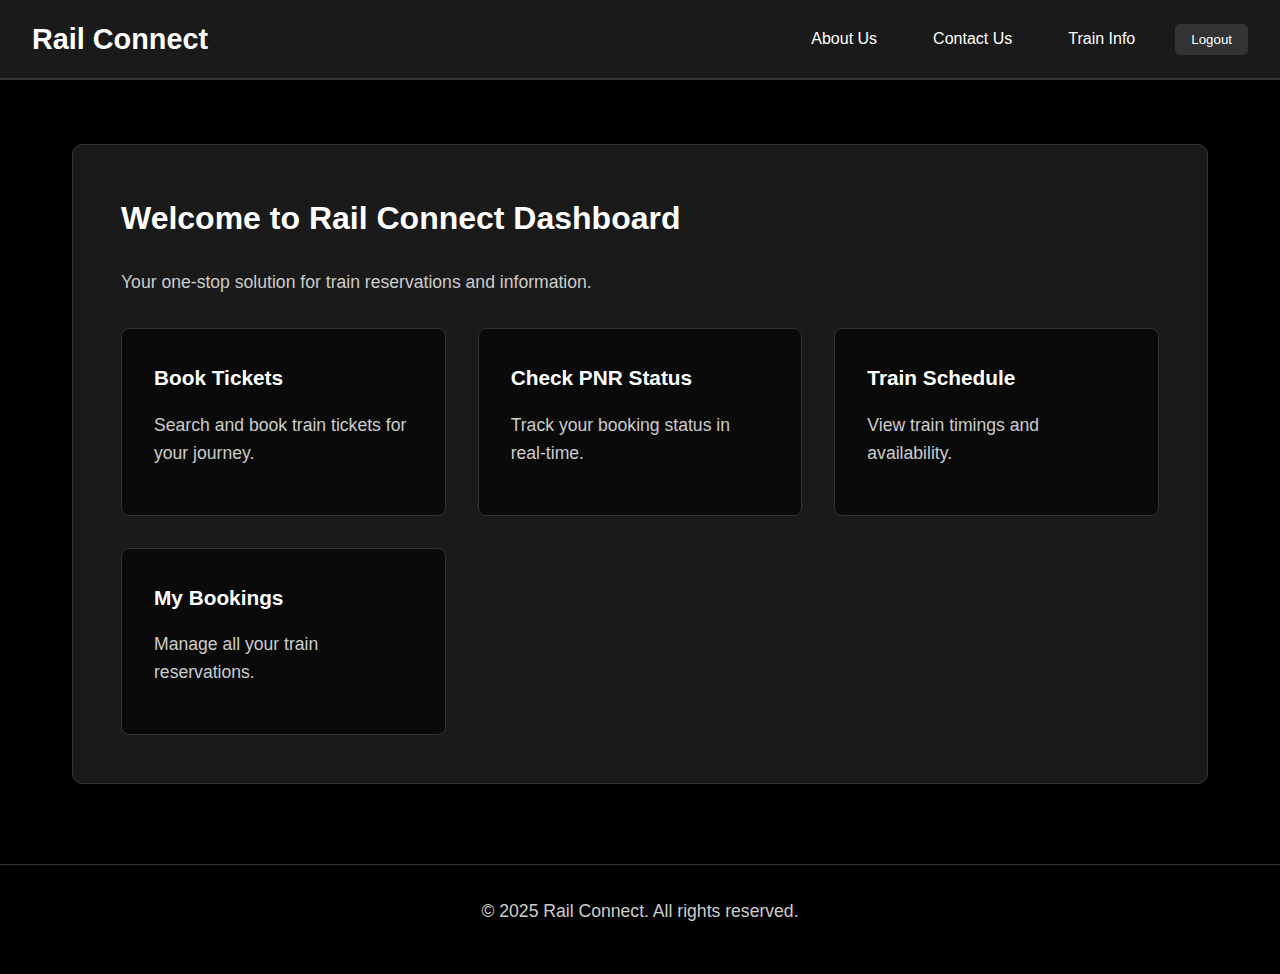
<file: index.html>
<!DOCTYPE html>
<html lang="en">
<head>
    <meta charset="UTF-8">
    <meta name="viewport" content="width=device-width, initial-scale=1.0">
    <title>Rail Connect - Dashboard</title>
    <style>
        * {
            margin: 0;
            padding: 0;
            box-sizing: border-box;
        }

        body {
            background-color: #000000;
            color: #ffffff;
            font-family: 'Segoe UI', Tahoma, Geneva, Verdana, sans-serif;
            line-height: 1.6;
        }

        .navbar {
            background-color: #1a1a1a;
            padding: 1rem 2rem;
            border-bottom: 2px solid #333;
            display: flex;
            justify-content: space-between;
            align-items: center;
        }

        .navbar h1 {
            font-size: 1.8rem;
            color: #fff;
        }

        .nav-links {
            display: flex;
            gap: 1.5rem;
            list-style: none;
            align-items: center;
        }

        .nav-links a {
            color: #fff;
            text-decoration: none;
            padding: 0.5rem 1rem;
            border-radius: 5px;
            transition: background-color 0.3s;
        }

        .nav-links a:hover {
            background-color: #333;
        }

        .logout-btn {
            background-color: #333;
            color: #fff;
            border: none;
            padding: 0.5rem 1rem;
            border-radius: 5px;
            cursor: pointer;
            transition: background-color 0.3s;
        }

        .logout-btn:hover {
            background-color: #555;
        }

        .container {
            max-width: 1200px;
            margin: 2rem auto;
            padding: 2rem;
        }

        .dashboard-content {
            background-color: #1a1a1a;
            padding: 3rem;
            border-radius: 10px;
            border: 1px solid #333;
            min-height: 500px;
        }

        h2 {
            font-size: 2rem;
            margin-bottom: 1.5rem;
            color: #ffffff;
        }

        p {
            font-size: 1.1rem;
            margin-bottom: 1rem;
            color: #cccccc;
        }

        .features {
            display: grid;
            grid-template-columns: repeat(auto-fit, minmax(250px, 1fr));
            gap: 2rem;
            margin-top: 2rem;
        }

        .feature-card {
            background-color: #0a0a0a;
            padding: 2rem;
            border-radius: 8px;
            border: 1px solid #333;
            transition: transform 0.3s;
        }

        .feature-card:hover {
            transform: translateY(-5px);
            border-color: #555;
        }

        .feature-card h3 {
            font-size: 1.3rem;
            margin-bottom: 1rem;
            color: #fff;
        }

        .footer {
            text-align: center;
            padding: 2rem;
            margin-top: 3rem;
            border-top: 1px solid #333;
            color: #888;
        }
    </style>
</head>
<body>
    <nav class="navbar">
        <h1>Rail Connect</h1>
        <ul class="nav-links">
            <li><a href="about.html">About Us</a></li>
            <li><a href="contact.html">Contact Us</a></li>
            <li><a href="traininfo.html">Train Info</a></li>
            <li><button class="logout-btn" onclick="logout()">Logout</button></li>
        </ul>
    </nav>

    <div class="container">
        <div class="dashboard-content">
            <h2>Welcome to Rail Connect Dashboard</h2>
            <p>Your one-stop solution for train reservations and information.</p>

            <div class="features">
                <div class="feature-card">
                    <h3>Book Tickets</h3>
                    <p>Search and book train tickets for your journey.</p>
                </div>
                <div class="feature-card">
                    <h3>Check PNR Status</h3>
                    <p>Track your booking status in real-time.</p>
                </div>
                <div class="feature-card">
                    <h3>Train Schedule</h3>
                    <p>View train timings and availability.</p>
                </div>
                <div class="feature-card">
                    <h3>My Bookings</h3>
                    <p>Manage all your train reservations.</p>
                </div>
            </div>
        </div>
    </div>

    <footer class="footer">
        <p>&copy; 2025 Rail Connect. All rights reserved.</p>
    </footer>

    <script>
        function logout() {
            if (confirm('Are you sure you want to logout?')) {
                window.location.href = 'index.html';
            }
        }
    </script>
</body>
</html>
</file>
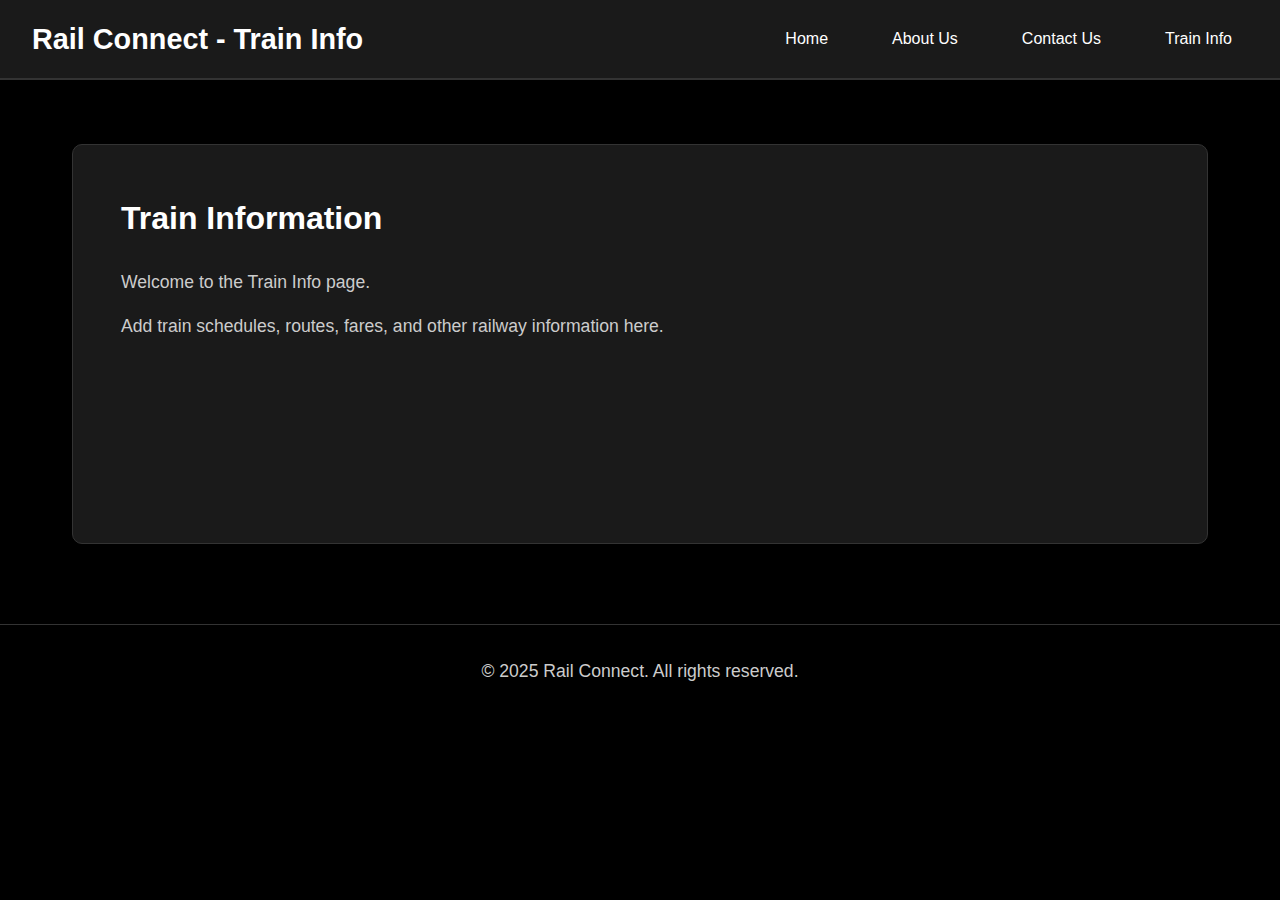
<file: contactus.html>
<!DOCTYPE html>
<html lang="en">
<head>
    <meta charset="UTF-8">
    <meta name="viewport" content="width=device-width, initial-scale=1.0">
    <title>Train Info - Rail Connect</title>
    <style>
        * {
            margin: 0;
            padding: 0;
            box-sizing: border-box;
        }

        body {
            background-color: #000000;
            color: #ffffff;
            font-family: 'Segoe UI', Tahoma, Geneva, Verdana, sans-serif;
            line-height: 1.6;
        }

        .navbar {
            background-color: #1a1a1a;
            padding: 1rem 2rem;
            border-bottom: 2px solid #333;
            display: flex;
            justify-content: space-between;
            align-items: center;
        }

        .navbar h1 {
            font-size: 1.8rem;
            color: #fff;
        }

        .nav-links {
            display: flex;
            gap: 2rem;
            list-style: none;
        }

        .nav-links a {
            color: #fff;
            text-decoration: none;
            padding: 0.5rem 1rem;
            border-radius: 5px;
            transition: background-color 0.3s;
        }

        .nav-links a:hover {
            background-color: #333;
        }

        .container {
            max-width: 1200px;
            margin: 2rem auto;
            padding: 2rem;
        }

        .content-area {
            background-color: #1a1a1a;
            padding: 3rem;
            border-radius: 10px;
            border: 1px solid #333;
            min-height: 400px;
        }

        h2 {
            font-size: 2rem;
            margin-bottom: 1.5rem;
            color: #ffffff;
        }

        p {
            font-size: 1.1rem;
            margin-bottom: 1rem;
            color: #cccccc;
        }

        .footer {
            text-align: center;
            padding: 2rem;
            margin-top: 3rem;
            border-top: 1px solid #333;
            color: #888;
        }
    </style>
</head>
<body>
    <nav class="navbar">
        <h1>Rail Connect - Train Info</h1>
        <ul class="nav-links">
            <li><a href="https://rail-connect-nine.vercel.app/">Home</a></li>
            <li><a href="about.html">About Us</a></li>
            <li><a href="contact.html">Contact Us</a></li>
            <li><a href="traininfo.html">Train Info</a></li>
        </ul>
    </nav>

    <div class="container">
        <div class="content-area">
            <h2>Train Information</h2>
            <p>Welcome to the Train Info page.</p>
            <p>Add train schedules, routes, fares, and other railway information here.</p>
        </div>
    </div>

    <footer class="footer">
        <p>&copy; 2025 Rail Connect. All rights reserved.</p>
    </footer>
</body>
</html>
</file>
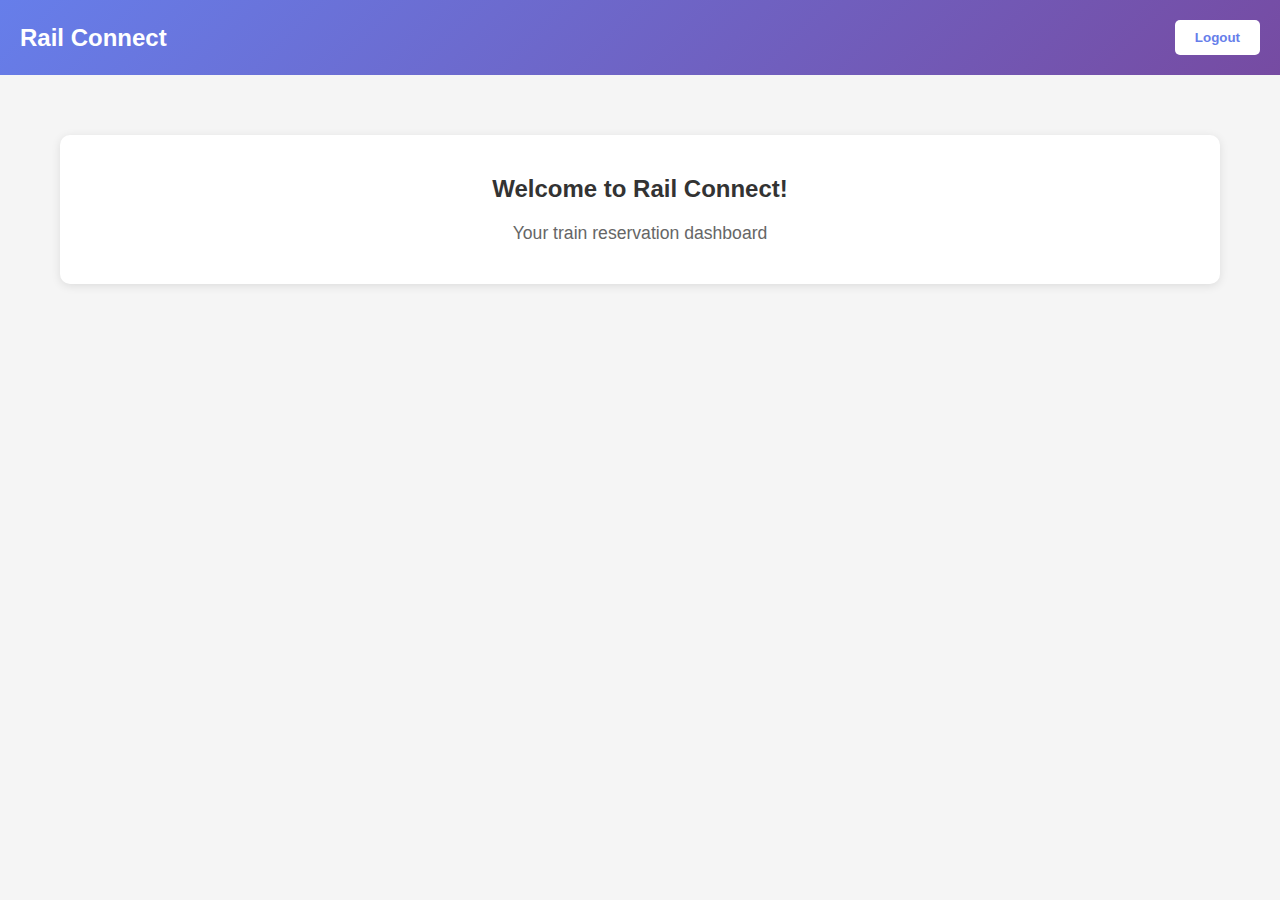
<file: dashboard.html>
<!DOCTYPE html>
<html lang="en">
<head>
    <meta charset="UTF-8">
    <meta name="viewport" content="width=device-width, initial-scale=1.0">
    <title>Rail Connect - Dashboard</title>
    <style>
        * { margin: 0; padding: 0; box-sizing: border-box; }
        
        body {
            font-family: 'Segoe UI', Tahoma, Geneva, Verdana, sans-serif;
            background: #f5f5f5;
        }
        
        .navbar {
            background: linear-gradient(135deg, #667eea 0%, #764ba2 100%);
            color: white;
            padding: 20px;
            display: flex;
            justify-content: space-between;
            align-items: center;
        }
        
        .navbar h1 { font-size: 1.5rem; }
        
        .logout-btn {
            background: white;
            color: #667eea;
            border: none;
            padding: 10px 20px;
            border-radius: 5px;
            cursor: pointer;
            font-weight: 600;
        }
        
        .container {
            max-width: 1200px;
            margin: 40px auto;
            padding: 20px;
        }
        
        .welcome {
            background: white;
            padding: 40px;
            border-radius: 10px;
            box-shadow: 0 2px 10px rgba(0,0,0,0.1);
            text-align: center;
        }
        
        h2 { color: #333; margin-bottom: 20px; }
        p { color: #666; font-size: 1.1rem; }
    </style>
</head>
<body>
    <div class="navbar">
        <h1>Rail Connect</h1>
        <button class="logout-btn" onclick="logout()">Logout</button>
    </div>
    
    <div class="container">
        <div class="welcome">
            <h2>Welcome to Rail Connect!</h2>
            <p>Your train reservation dashboard</p>
        </div>
    </div>
    
    <script>
        function logout() {
            if (confirm('Are you sure you want to logout?')) {
                window.location.href = 'index.html';
            }
        }
    </script>
</body>
</html>
</file>
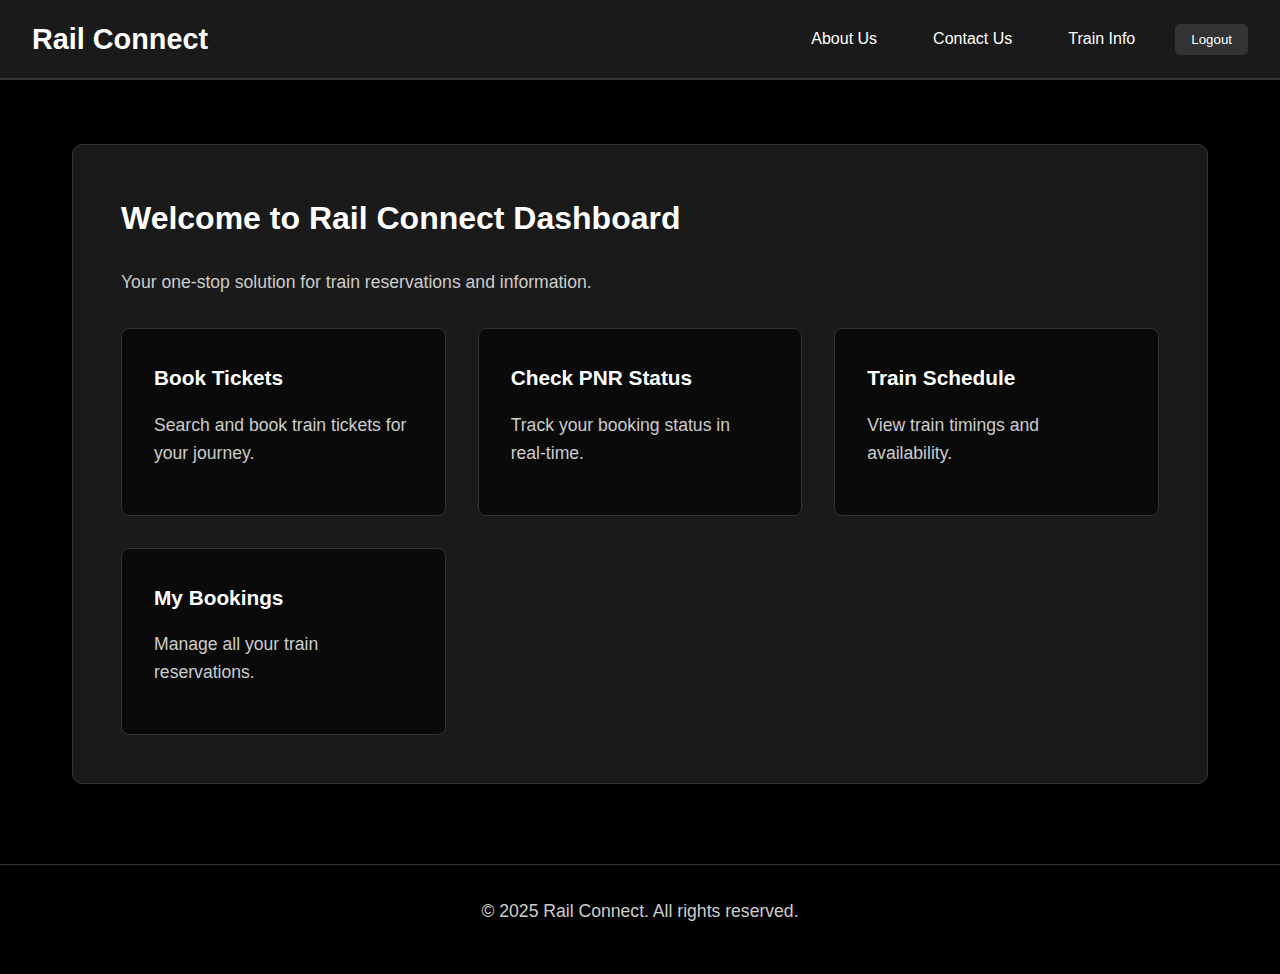
<file: mybooking.html>
<!DOCTYPE html>
<html lang="en">
<head>
  <meta charset="UTF-8">
  <title>My Bookings | Train Reservation</title>
  <style>
    body {
      font-family: Arial, sans-serif;
      background: linear-gradient(120deg, #0072ff, #00c6ff);
      color: #333;
      margin: 0;
      padding: 20px;
    }
    h1 {
      text-align: center;
      color: white;
    }
    a {
      color: white;
      text-decoration: none;
      background: #333;
      padding: 8px 12px;
      border-radius: 8px;
      display: inline-block;
      margin: 10px;
    }
    .logout {
      float: right;
      background: red;
      color: white;
      border: none;
      padding: 5px 10px;
      border-radius: 5px;
      cursor: pointer;
    }
    .booking-list {
      background: white;
      padding: 20px;
      border-radius: 12px;
      max-width: 750px;
      margin: 20px auto;
      box-shadow: 0 0 10px rgba(0,0,0,0.2);
    }
    .booking {
      border-bottom: 1px solid #ccc;
      padding: 10px 0;
    }
    .booking:last-child {
      border-bottom: none;
    }
    button.cancel {
      background-color: #ff3b3b;
      color: white;
      border: none;
      padding: 6px 12px;
      border-radius: 6px;
      cursor: pointer;
    }
    button.cancel:hover {
      background-color: #cc0000;
    }
  </style>
</head>
<body>

  <button class="logout" onclick="logout()">Logout</button>
  <h1>My Bookings</h1>
  <div style="text-align:center;">
    <a href="booking.html">⬅ Back to Search</a>
  </div>

  <div class="booking-list" id="bookingList"></div>

<script src="mybooking.js"></script>
</body>
</html>
</file>
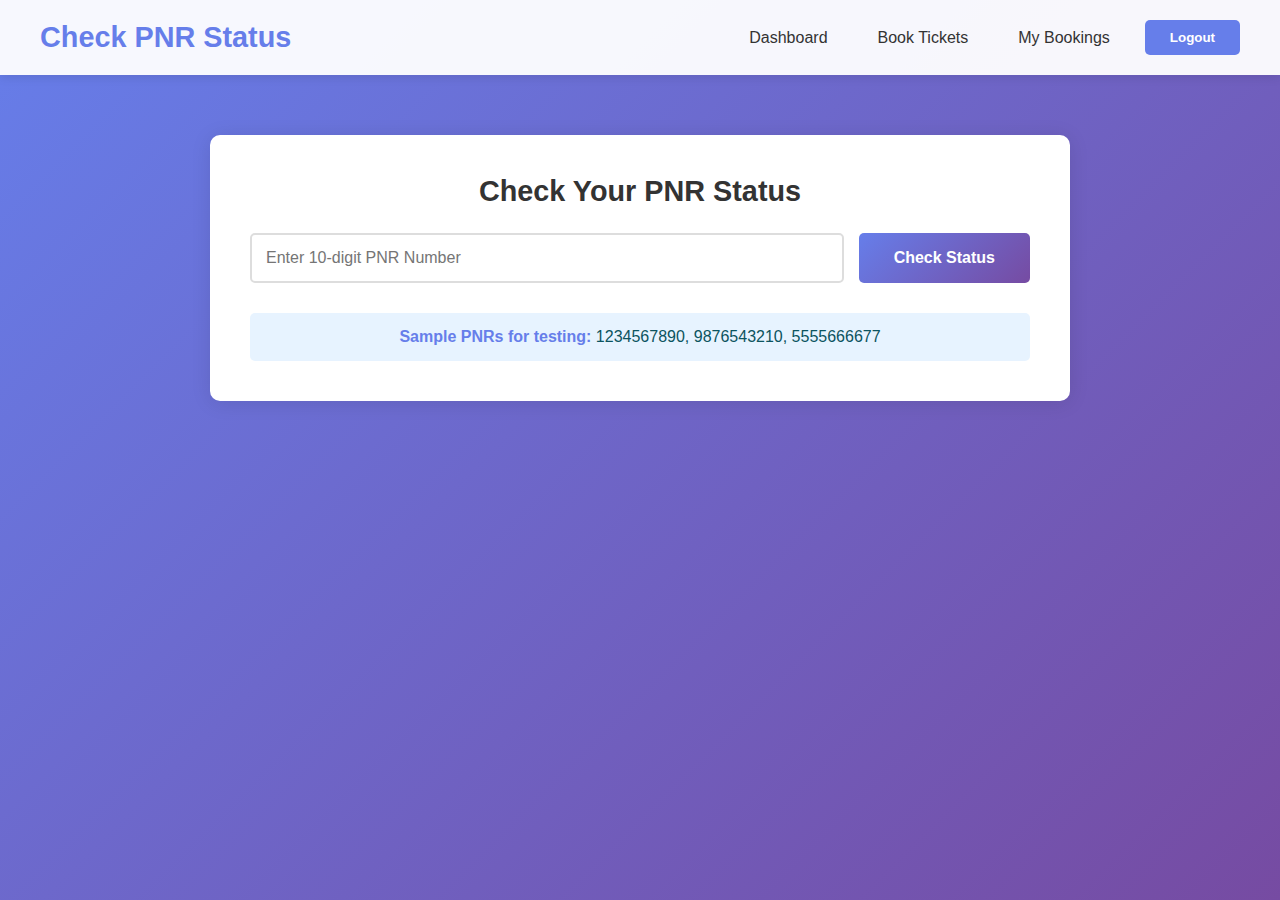
<file: pnr.html>
<!DOCTYPE html>
<html lang="en">
<head>
    <meta charset="UTF-8">
    <meta name="viewport" content="width=device-width, initial-scale=1.0">
    <title>PNR Status - Rail Connect</title>
    <style>
        * { margin: 0; padding: 0; box-sizing: border-box; }
        
        body {
            font-family: 'Segoe UI', Tahoma, Geneva, Verdana, sans-serif;
            background: linear-gradient(135deg, #667eea 0%, #764ba2 100%);
            min-height: 100vh;
        }
        
        .navbar {
            background: rgba(255, 255, 255, 0.95);
            padding: 20px 40px;
            display: flex;
            justify-content: space-between;
            align-items: center;
            box-shadow: 0 2px 10px rgba(0, 0, 0, 0.1);
        }
        
        .navbar h1 { 
            font-size: 1.8rem; 
            color: #667eea;
        }

        .nav-links {
            display: flex;
            gap: 20px;
            align-items: center;
        }

        .nav-links a {
            color: #333;
            text-decoration: none;
            padding: 8px 15px;
            border-radius: 5px;
            transition: background 0.3s;
        }

        .nav-links a:hover {
            background: rgba(102, 126, 234, 0.1);
        }

        .logout-btn {
            background: #667eea;
            color: white;
            border: none;
            padding: 10px 25px;
            border-radius: 5px;
            cursor: pointer;
            font-weight: 600;
        }
        
        .container {
            max-width: 900px;
            margin: 40px auto;
            padding: 20px;
        }
        
        .pnr-card {
            background: white;
            padding: 40px;
            border-radius: 10px;
            box-shadow: 0 2px 20px rgba(0, 0, 0, 0.1);
            margin-bottom: 30px;
        }
        
        h2 { 
            color: #333; 
            margin-bottom: 25px;
            font-size: 1.8rem;
            text-align: center;
        }

        .search-section {
            display: flex;
            gap: 15px;
            margin-bottom: 30px;
        }

        .pnr-input {
            flex: 1;
            padding: 14px;
            border: 2px solid #ddd;
            border-radius: 5px;
            font-size: 1rem;
        }

        .pnr-input:focus {
            outline: none;
            border-color: #667eea;
        }

        .check-btn {
            background: linear-gradient(135deg, #667eea 0%, #764ba2 100%);
            color: white;
            border: none;
            padding: 14px 35px;
            border-radius: 5px;
            cursor: pointer;
            font-weight: 600;
            font-size: 1rem;
        }

        .check-btn:hover {
            opacity: 0.9;
        }

        .result-section {
            display: none;
        }

        .status-header {
            background: #f8f9fa;
            padding: 20px;
            border-radius: 8px;
            margin-bottom: 25px;
            border-left: 4px solid #667eea;
        }

        .status-header h3 {
            color: #333;
            margin-bottom: 15px;
            font-size: 1.4rem;
        }

        .status-info {
            display: grid;
            grid-template-columns: repeat(2, 1fr);
            gap: 15px;
        }

        .info-item {
            display: flex;
            justify-content: space-between;
            padding: 10px 0;
        }

        .info-label {
            color: #666;
            font-weight: 500;
        }

        .info-value {
            color: #333;
            font-weight: 600;
        }

        .status-badge {
            display: inline-block;
            padding: 8px 16px;
            border-radius: 20px;
            font-weight: 600;
            font-size: 0.9rem;
        }

        .status-confirmed {
            background: #d4edda;
            color: #155724;
        }

        .status-waitlist {
            background: #fff3cd;
            color: #856404;
        }

        .status-rac {
            background: #d1ecf1;
            color: #0c5460;
        }

        .passenger-section {
            margin-top: 30px;
        }

        .passenger-section h3 {
            color: #333;
            margin-bottom: 20px;
            font-size: 1.3rem;
        }

        .passenger-table {
            width: 100%;
            border-collapse: collapse;
            background: white;
        }

        .passenger-table thead {
            background: #667eea;
            color: white;
        }

        .passenger-table th {
            padding: 15px;
            text-align: left;
            font-weight: 600;
        }

        .passenger-table td {
            padding: 15px;
            border-bottom: 1px solid #ddd;
            color: #333;
        }

        .passenger-table tbody tr:hover {
            background: #f8f9fa;
        }

        .journey-details {
            background: #f8f9fa;
            padding: 20px;
            border-radius: 8px;
            margin-top: 25px;
        }

        .journey-details h4 {
            color: #333;
            margin-bottom: 15px;
        }

        .journey-info {
            display: grid;
            grid-template-columns: repeat(2, 1fr);
            gap: 15px;
        }

        .error-msg {
            background: #f8d7da;
            color: #721c24;
            padding: 15px;
            border-radius: 5px;
            text-align: center;
            display: none;
        }

        .sample-pnr {
            background: #e7f3ff;
            padding: 15px;
            border-radius: 5px;
            margin-top: 15px;
            text-align: center;
            color: #0c5460;
        }

        .sample-pnr strong {
            color: #667eea;
        }

        @media (max-width: 768px) {
            .status-info,
            .journey-info {
                grid-template-columns: 1fr;
            }

            .passenger-table {
                font-size: 0.85rem;
            }

            .passenger-table th,
            .passenger-table td {
                padding: 10px;
            }
        }
    </style>
</head>
<body>
    <div class="navbar">
        <h1>Check PNR Status</h1>
        <div class="nav-links">
            <a href="dashboard.html">Dashboard</a>
            <a href="booking.html">Book Tickets</a>
            <a href="mybookings.html">My Bookings</a>
            <button class="logout-btn" onclick="logout()">Logout</button>
        </div>
    </div>
    
    <div class="container">
        <div class="pnr-card">
            <h2>Check Your PNR Status</h2>
            
            <div class="search-section">
                <input 
                    type="text" 
                    id="pnrInput" 
                    class="pnr-input" 
                    placeholder="Enter 10-digit PNR Number"
                    maxlength="10"
                    pattern="[0-9]{10}"
                >
                <button class="check-btn" onclick="checkPNR()">Check Status</button>
            </div>

            <div class="sample-pnr">
                <strong>Sample PNRs for testing:</strong> 1234567890, 9876543210, 5555666677
            </div>

            <div id="errorMsg" class="error-msg"></div>

            <div id="resultSection" class="result-section">
                <div class="status-header">
                    <h3 id="trainName"></h3>
                    <div class="status-info">
                        <div class="info-item">
                            <span class="info-label">PNR Number:</span>
                            <span class="info-value" id="pnrNumber"></span>
                        </div>
                        <div class="info-item">
                            <span class="info-label">Train Number:</span>
                            <span class="info-value" id="trainNumber"></span>
                        </div>
                        <div class="info-item">
                            <span class="info-label">Booking Status:</span>
                            <span id="bookingStatus"></span>
                        </div>
                        <div class="info-item">
                            <span class="info-label">Class:</span>
                            <span class="info-value" id="classType"></span>
                        </div>
                    </div>
                </div>

                <div class="journey-details">
                    <h4>Journey Details</h4>
                    <div class="journey-info">
                        <div class="info-item">
                            <span class="info-label">From:</span>
                            <span class="info-value" id="fromStation"></span>
                        </div>
                        <div class="info-item">
                            <span class="info-label">To:</span>
                            <span class="info-value" id="toStation"></span>
                        </div>
                        <div class="info-item">
                            <span class="info-label">Date of Journey:</span>
                            <span class="info-value" id="journeyDate"></span>
                        </div>
                        <div class="info-item">
                            <span class="info-label">Departure Time:</span>
                            <span class="info-value" id="departureTime"></span>
                        </div>
                    </div>
                </div>

                <div class="passenger-section">
                    <h3>Passenger Details</h3>
                    <table class="passenger-table">
                        <thead>
                            <tr>
                                <th>S.No</th>
                                <th>Name</th>
                                <th>Age</th>
                                <th>Gender</th>
                                <th>Seat Number</th>
                                <th>Status</th>
                            </tr>
                        </thead>
                        <tbody id="passengerTableBody">
                        </tbody>
                    </table>
                </div>
            </div>
        </div>
    </div>
    
    <script>
        const pnrDatabase = {
            '1234567890': {
                trainName: 'Rajdhani Express',
                trainNumber: '12301',
                from: 'Delhi',
                to: 'Mumbai',
                date: '2025-11-15',
                departureTime: '16:00',
                class: '3A',
                status: 'Confirmed',
                passengers: [
                    { name: 'Rahul Kumar', age: 28, gender: 'Male', seat: 'B1-45', status: 'CNF' },
                    { name: 'Priya Sharma', age: 25, gender: 'Female', seat: 'B1-46', status: 'CNF' }
                ]
            },
            '9876543210': {
                trainName: 'Shatabdi Express',
                trainNumber: '12002',
                from: 'Delhi',
                to: 'Mumbai',
                date: '2025-11-20',
                departureTime: '06:00',
                class: 'CC',
                status: 'Confirmed',
                passengers: [
                    { name: 'Amit Patel', age: 35, gender: 'Male', seat: 'C4-12', status: 'CNF' }
                ]
            },
            '5555666677': {
                trainName: 'Duronto Express',
                trainNumber: '12259',
                from: 'Mumbai',
                to: 'Delhi',
                date: '2025-11-25',
                departureTime: '22:30',
                class: '2A',
                status: 'Waitlist',
                passengers: [
                    { name: 'Sneha Gupta', age: 30, gender: 'Female', seat: 'WL-15', status: 'WL15' },
                    { name: 'Arjun Singh', age: 32, gender: 'Male', seat: 'WL-16', status: 'WL16' },
                    { name: 'Kavya Reddy', age: 8, gender: 'Female', seat: 'WL-17', status: 'WL17' }
                ]
            }
        };

        function checkPNR() {
            const pnrInput = document.getElementById('pnrInput').value.trim();
            const errorMsg = document.getElementById('errorMsg');
            const resultSection = document.getElementById('resultSection');

            errorMsg.style.display = 'none';
            resultSection.style.display = 'none';

            if (!pnrInput) {
                showError('Please enter a PNR number');
                return;
            }

            if (pnrInput.length !== 10 || !/^\d+$/.test(pnrInput)) {
                showError('PNR number must be exactly 10 digits');
                return;
            }

            const pnrData = pnrDatabase[pnrInput];

            if (!pnrData) {
                showError('PNR not found. Please check the number and try again. Use sample PNRs for testing.');
                return;
            }

            displayPNRDetails(pnrInput, pnrData);
            resultSection.style.display = 'block';
        }

        function displayPNRDetails(pnr, data) {
            document.getElementById('pnrNumber').textContent = pnr;
            document.getElementById('trainName').textContent = data.trainName;
            document.getElementById('trainNumber').textContent = data.trainNumber;
            document.getElementById('classType').textContent = data.class;
            document.getElementById('fromStation').textContent = data.from;
            document.getElementById('toStation').textContent = data.to;
            document.getElementById('journeyDate').textContent = data.date;
            document.getElementById('departureTime').textContent = data.departureTime;

            const statusElement = document.getElementById('bookingStatus');
            statusElement.innerHTML = `<span class="status-badge status-${data.status.toLowerCase()}">${data.status}</span>`;

            const passengerTableBody = document.getElementById('passengerTableBody');
            passengerTableBody.innerHTML = data.passengers.map((passenger, index) => `
                <tr>
                    <td>${index + 1}</td>
                    <td>${passenger.name}</td>
                    <td>${passenger.age}</td>
                    <td>${passenger.gender}</td>
                    <td>${passenger.seat}</td>
                    <td><strong>${passenger.status}</strong></td>
                </tr>
            `).join('');
        }

        function showError(message) {
            const errorMsg = document.getElementById('errorMsg');
            errorMsg.textContent = message;
            errorMsg.style.display = 'block';
        }

        function logout() {
            if (confirm('Are you sure you want to logout?')) {
                window.location.href = 'index.html';
            }
        }

        document.getElementById('pnrInput').addEventListener('keypress', function(e) {
            if (e.key === 'Enter') {
                checkPNR();
            }
        });
    </script>
</body>
</html>
</file>
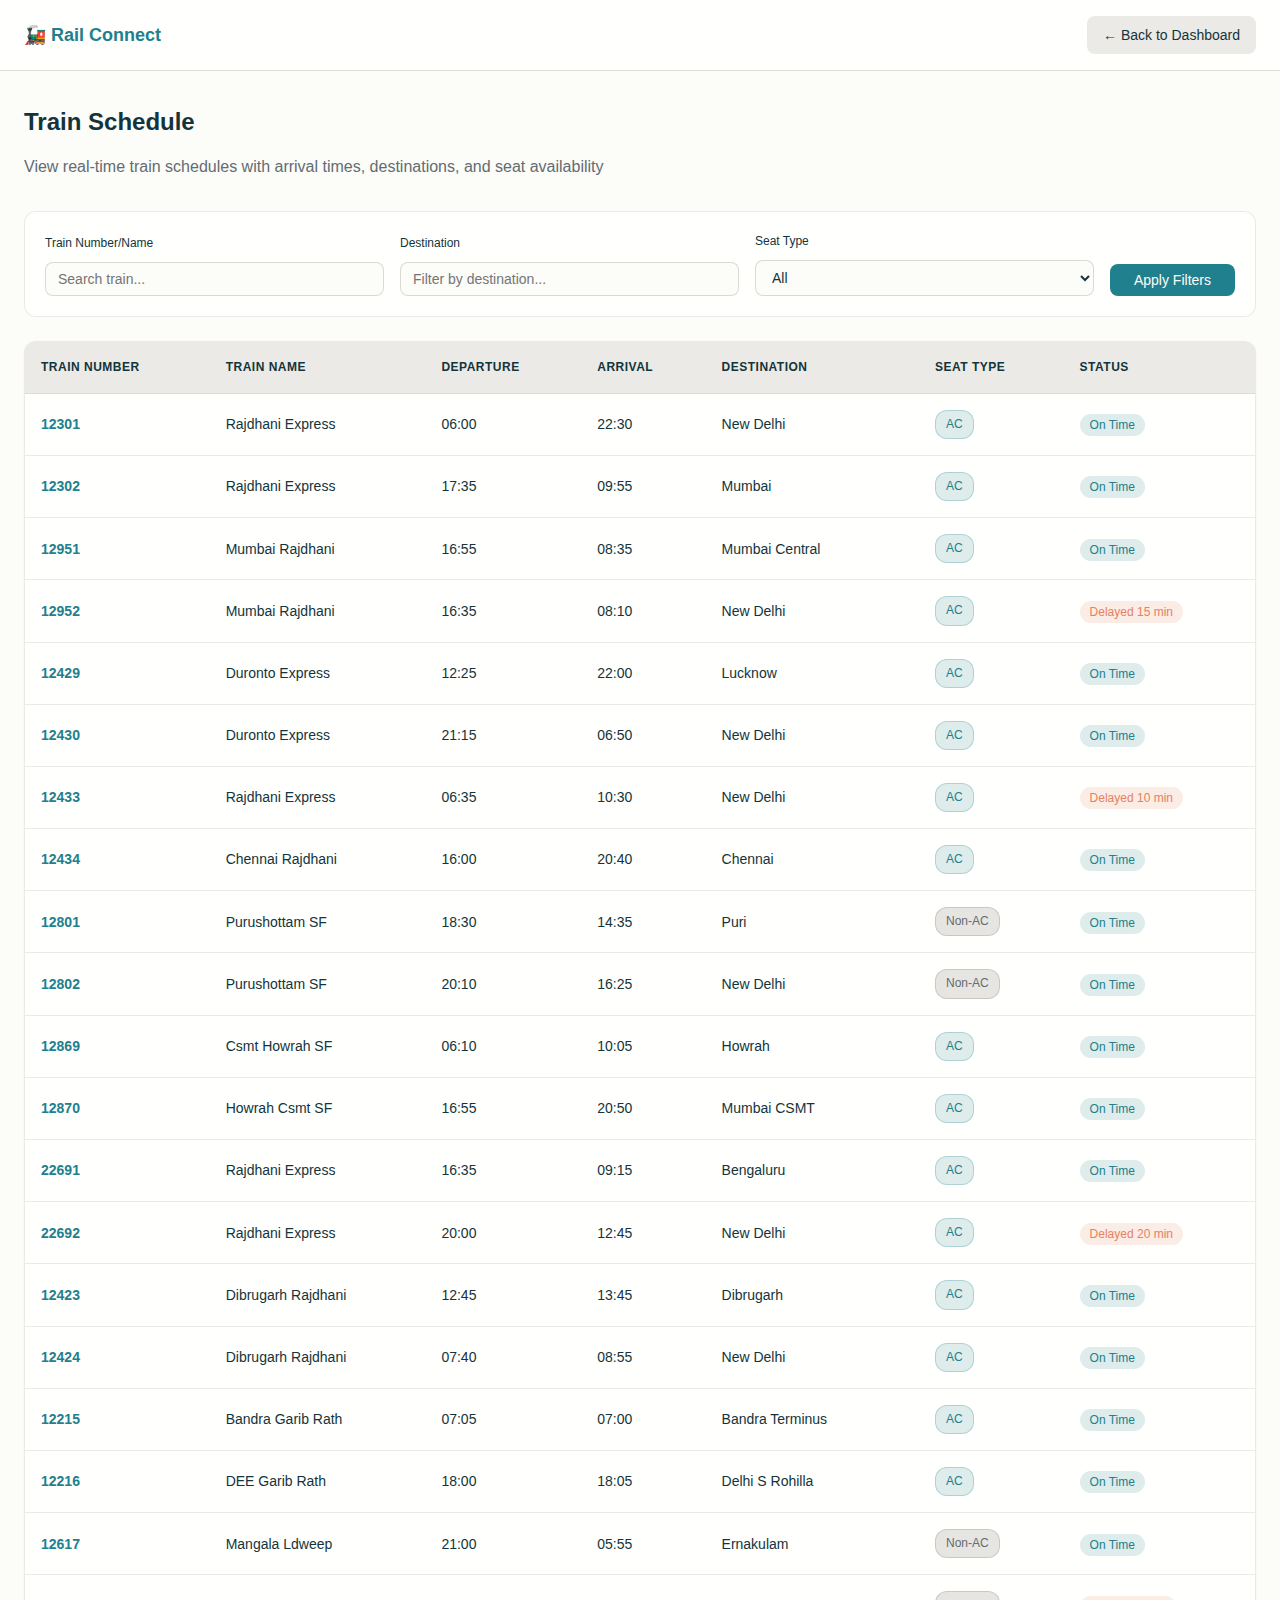
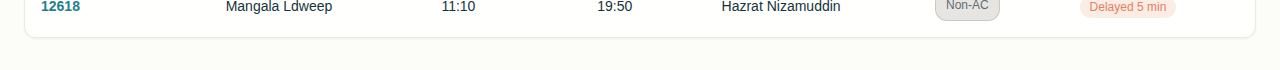
<file: trainschedule.html>
<!DOCTYPE html>
<html lang="en">
<head>
    <meta charset="UTF-8">
    <meta name="viewport" content="width=device-width, initial-scale=1.0">
    <title>Train Schedule - Rail Connect</title>
    <style>
        :root {
            --color-white: rgba(255, 255, 255, 1);
            --color-black: rgba(0, 0, 0, 1);
            --color-cream-50: rgba(252, 252, 249, 1);
            --color-cream-100: rgba(255, 255, 253, 1);
            --color-gray-200: rgba(245, 245, 245, 1);
            --color-gray-300: rgba(167, 169, 169, 1);
            --color-gray-400: rgba(119, 124, 124, 1);
            --color-slate-500: rgba(98, 108, 113, 1);
            --color-brown-600: rgba(94, 82, 64, 1);
            --color-charcoal-700: rgba(31, 33, 33, 1);
            --color-charcoal-800: rgba(38, 40, 40, 1);
            --color-slate-900: rgba(19, 52, 59, 1);
            --color-teal-300: rgba(50, 184, 198, 1);
            --color-teal-400: rgba(45, 166, 178, 1);
            --color-teal-500: rgba(33, 128, 141, 1);
            --color-teal-600: rgba(29, 116, 128, 1);
            --color-teal-700: rgba(26, 104, 115, 1);
            --color-orange-400: rgba(230, 129, 97, 1);
            --color-red-400: rgba(255, 84, 89, 1);
            --color-brown-600-rgb: 94, 82, 64;
            --color-teal-500-rgb: 33, 128, 141;
            --color-slate-900-rgb: 19, 52, 59;
            --color-slate-500-rgb: 98, 108, 113;
            --color-background: var(--color-cream-50);
            --color-surface: var(--color-cream-100);
            --color-text: var(--color-slate-900);
            --color-text-secondary: var(--color-slate-500);
            --color-primary: var(--color-teal-500);
            --color-primary-hover: var(--color-teal-600);
            --color-primary-active: var(--color-teal-700);
            --color-secondary: rgba(var(--color-brown-600-rgb), 0.12);
            --color-secondary-hover: rgba(var(--color-brown-600-rgb), 0.2);
            --color-border: rgba(var(--color-brown-600-rgb), 0.2);
            --color-card-border: rgba(var(--color-brown-600-rgb), 0.12);
            --font-family-base: "FKGroteskNeue", "Geist", "Inter", -apple-system, BlinkMacSystemFont, "Segoe UI", Roboto, sans-serif;
            --font-size-sm: 12px;
            --font-size-base: 14px;
            --font-size-lg: 16px;
            --font-size-xl: 18px;
            --font-size-2xl: 20px;
            --font-size-3xl: 24px;
            --font-weight-normal: 400;
            --font-weight-medium: 500;
            --font-weight-semibold: 550;
            --font-weight-bold: 600;
            --space-8: 8px;
            --space-12: 12px;
            --space-16: 16px;
            --space-20: 20px;
            --space-24: 24px;
            --space-32: 32px;
            --radius-base: 8px;
            --radius-md: 10px;
            --radius-lg: 12px;
            --shadow-sm: 0 1px 3px rgba(0, 0, 0, 0.04), 0 1px 2px rgba(0, 0, 0, 0.02);
            --shadow-md: 0 4px 6px -1px rgba(0, 0, 0, 0.04), 0 2px 4px -1px rgba(0, 0, 0, 0.02);
        }

        @media (prefers-color-scheme: dark) {
            :root {
                --color-gray-400-rgb: 119, 124, 124;
                --color-teal-300-rgb: 50, 184, 198;
                --color-gray-300-rgb: 167, 169, 169;
                --color-gray-200-rgb: 245, 245, 245;
                --color-background: var(--color-charcoal-700);
                --color-surface: var(--color-charcoal-800);
                --color-text: var(--color-gray-200);
                --color-text-secondary: rgba(var(--color-gray-300-rgb), 0.7);
                --color-primary: var(--color-teal-300);
                --color-primary-hover: var(--color-teal-400);
                --color-secondary: rgba(var(--color-gray-400-rgb), 0.15);
                --color-secondary-hover: rgba(var(--color-gray-400-rgb), 0.25);
                --color-border: rgba(var(--color-gray-400-rgb), 0.3);
                --color-card-border: rgba(var(--color-gray-400-rgb), 0.2);
            }
        }

        @font-face {
            font-family: 'FKGroteskNeue';
            src: url('https://r2cdn.perplexity.ai/fonts/FKGroteskNeue.woff2') format('woff2');
        }

        * {
            margin: 0;
            padding: 0;
            box-sizing: border-box;
        }

        body {
            font-family: var(--font-family-base);
            background-color: var(--color-background);
            color: var(--color-text);
            line-height: 1.6;
            -webkit-font-smoothing: antialiased;
        }

        .header {
            background-color: var(--color-surface);
            border-bottom: 1px solid var(--color-border);
            padding: var(--space-16) var(--space-24);
            position: sticky;
            top: 0;
            z-index: 100;
        }

        .header-content {
            max-width: 1280px;
            margin: 0 auto;
            display: flex;
            justify-content: space-between;
            align-items: center;
        }

        .logo {
            font-size: var(--font-size-xl);
            font-weight: var(--font-weight-bold);
            color: var(--color-primary);
        }

        .back-btn {
            display: inline-flex;
            align-items: center;
            gap: var(--space-8);
            padding: var(--space-8) var(--space-16);
            background: var(--color-secondary);
            color: var(--color-text);
            text-decoration: none;
            border-radius: var(--radius-base);
            font-size: var(--font-size-base);
            font-weight: var(--font-weight-medium);
            transition: background 0.2s;
        }

        .back-btn:hover {
            background: var(--color-secondary-hover);
        }

        .container {
            max-width: 1280px;
            margin: 0 auto;
            padding: var(--space-32) var(--space-24);
        }

        .page-header {
            margin-bottom: var(--space-32);
        }

        .page-title {
            font-size: var(--font-size-3xl);
            font-weight: var(--font-weight-bold);
            margin-bottom: var(--space-12);
            color: var(--color-text);
        }

        .page-description {
            color: var(--color-text-secondary);
            font-size: var(--font-size-lg);
        }

        .filters {
            background: var(--color-surface);
            border: 1px solid var(--color-card-border);
            border-radius: var(--radius-lg);
            padding: var(--space-20);
            margin-bottom: var(--space-24);
            display: flex;
            gap: var(--space-16);
            flex-wrap: wrap;
            align-items: flex-end;
        }

        .filter-group {
            flex: 1;
            min-width: 200px;
        }

        .filter-label {
            display: block;
            margin-bottom: var(--space-8);
            font-weight: var(--font-weight-medium);
            font-size: var(--font-size-sm);
            color: var(--color-text);
        }

        .filter-input {
            width: 100%;
            padding: var(--space-8) var(--space-12);
            font-size: var(--font-size-base);
            color: var(--color-text);
            background-color: var(--color-background);
            border: 1px solid var(--color-border);
            border-radius: var(--radius-base);
            font-family: var(--font-family-base);
        }

        .filter-input:focus {
            outline: 2px solid var(--color-primary);
            border-color: var(--color-primary);
        }

        .btn-filter {
            padding: var(--space-8) var(--space-24);
            background: var(--color-primary);
            color: var(--color-cream-50);
            border: none;
            border-radius: var(--radius-base);
            font-size: var(--font-size-base);
            font-weight: var(--font-weight-medium);
            cursor: pointer;
            transition: background 0.2s;
        }

        .btn-filter:hover {
            background: var(--color-primary-hover);
        }

        .schedule-table {
            background: var(--color-surface);
            border: 1px solid var(--color-card-border);
            border-radius: var(--radius-lg);
            overflow: hidden;
            box-shadow: var(--shadow-sm);
        }

        table {
            width: 100%;
            border-collapse: collapse;
        }

        thead {
            background: var(--color-secondary);
        }

        th {
            padding: var(--space-16);
            text-align: left;
            font-weight: var(--font-weight-semibold);
            font-size: var(--font-size-sm);
            text-transform: uppercase;
            letter-spacing: 0.5px;
            color: var(--color-text);
            border-bottom: 1px solid var(--color-border);
        }

        td {
            padding: var(--space-16);
            font-size: var(--font-size-base);
            color: var(--color-text);
            border-bottom: 1px solid var(--color-card-border);
        }

        tbody tr:hover {
            background: var(--color-secondary);
        }

        tbody tr:last-child td {
            border-bottom: none;
        }

        .train-number {
            font-weight: var(--font-weight-semibold);
            color: var(--color-primary);
        }

        .train-name {
            font-weight: var(--font-weight-medium);
        }

        .badge {
            display: inline-block;
            padding: 4px 10px;
            border-radius: 12px;
            font-size: var(--font-size-sm);
            font-weight: var(--font-weight-medium);
        }

        .badge-ac {
            background: rgba(var(--color-teal-500-rgb), 0.15);
            color: var(--color-primary);
            border: 1px solid rgba(var(--color-teal-500-rgb), 0.25);
        }

        .badge-non-ac {
            background: rgba(var(--color-brown-600-rgb), 0.15);
            color: var(--color-text-secondary);
            border: 1px solid var(--color-border);
        }

        .status-badge {
            padding: 4px 10px;
            border-radius: 12px;
            font-size: var(--font-size-sm);
            font-weight: var(--font-weight-medium);
        }

        .status-on-time {
            background: rgba(var(--color-teal-500-rgb), 0.15);
            color: var(--color-primary);
        }

        .status-delayed {
            background: rgba(230, 129, 97, 0.15);
            color: var(--color-orange-400);
        }

        .empty-state {
            text-align: center;
            padding: var(--space-32);
            color: var(--color-text-secondary);
        }

        @media (max-width: 768px) {
            .schedule-table {
                overflow-x: auto;
            }

            table {
                min-width: 800px;
            }

            .filters {
                flex-direction: column;
            }

            .filter-group {
                width: 100%;
            }
        }
    </style>
</head>
<body>
    <header class="header">
        <div class="header-content">
            <div class="logo">🚂 Rail Connect</div>
            <a href="dashboard.html" class="back-btn">
                ← Back to Dashboard
            </a>
        </div>
    </header>

    <main class="container">
        <div class="page-header">
            <h1 class="page-title">Train Schedule</h1>
            <p class="page-description">View real-time train schedules with arrival times, destinations, and seat availability</p>
        </div>

        <div class="filters">
            <div class="filter-group">
                <label class="filter-label" for="filter-train">Train Number/Name</label>
                <input type="text" id="filter-train" class="filter-input" placeholder="Search train...">
            </div>
            <div class="filter-group">
                <label class="filter-label" for="filter-destination">Destination</label>
                <input type="text" id="filter-destination" class="filter-input" placeholder="Filter by destination...">
            </div>
            <div class="filter-group">
                <label class="filter-label" for="filter-seat">Seat Type</label>
                <select id="filter-seat" class="filter-input">
                    <option value="">All</option>
                    <option value="AC">AC</option>
                    <option value="Non-AC">Non-AC</option>
                </select>
            </div>
            <button class="btn-filter" onclick="filterTrains()">Apply Filters</button>
        </div>

        <div class="schedule-table">
            <table>
                <thead>
                    <tr>
                        <th>Train Number</th>
                        <th>Train Name</th>
                        <th>Departure</th>
                        <th>Arrival</th>
                        <th>Destination</th>
                        <th>Seat Type</th>
                        <th>Status</th>
                    </tr>
                </thead>
                <tbody id="schedule-body">
                    <!-- Train data will be inserted here -->
                </tbody>
            </table>
        </div>
    </main>

    <script>
        const trainData = [
            {
                number: "12301",
                name: "Rajdhani Express",
                departure: "06:00",
                arrival: "22:30",
                destination: "New Delhi",
                seatType: "AC",
                status: "On Time"
            },
            {
                number: "12302",
                name: "Rajdhani Express",
                departure: "17:35",
                arrival: "09:55",
                destination: "Mumbai",
                seatType: "AC",
                status: "On Time"
            },
            {
                number: "12951",
                name: "Mumbai Rajdhani",
                departure: "16:55",
                arrival: "08:35",
                destination: "Mumbai Central",
                seatType: "AC",
                status: "On Time"
            },
            {
                number: "12952",
                name: "Mumbai Rajdhani",
                departure: "16:35",
                arrival: "08:10",
                destination: "New Delhi",
                seatType: "AC",
                status: "Delayed 15 min"
            },
            {
                number: "12429",
                name: "Duronto Express",
                departure: "12:25",
                arrival: "22:00",
                destination: "Lucknow",
                seatType: "AC",
                status: "On Time"
            },
            {
                number: "12430",
                name: "Duronto Express",
                departure: "21:15",
                arrival: "06:50",
                destination: "New Delhi",
                seatType: "AC",
                status: "On Time"
            },
            {
                number: "12433",
                name: "Rajdhani Express",
                departure: "06:35",
                arrival: "10:30",
                destination: "New Delhi",
                seatType: "AC",
                status: "Delayed 10 min"
            },
            {
                number: "12434",
                name: "Chennai Rajdhani",
                departure: "16:00",
                arrival: "20:40",
                destination: "Chennai",
                seatType: "AC",
                status: "On Time"
            },
            {
                number: "12801",
                name: "Purushottam SF",
                departure: "18:30",
                arrival: "14:35",
                destination: "Puri",
                seatType: "Non-AC",
                status: "On Time"
            },
            {
                number: "12802",
                name: "Purushottam SF",
                departure: "20:10",
                arrival: "16:25",
                destination: "New Delhi",
                seatType: "Non-AC",
                status: "On Time"
            },
            {
                number: "12869",
                name: "Csmt Howrah SF",
                departure: "06:10",
                arrival: "10:05",
                destination: "Howrah",
                seatType: "AC",
                status: "On Time"
            },
            {
                number: "12870",
                name: "Howrah Csmt SF",
                departure: "16:55",
                arrival: "20:50",
                destination: "Mumbai CSMT",
                seatType: "AC",
                status: "On Time"
            },
            {
                number: "22691",
                name: "Rajdhani Express",
                departure: "16:35",
                arrival: "09:15",
                destination: "Bengaluru",
                seatType: "AC",
                status: "On Time"
            },
            {
                number: "22692",
                name: "Rajdhani Express",
                departure: "20:00",
                arrival: "12:45",
                destination: "New Delhi",
                seatType: "AC",
                status: "Delayed 20 min"
            },
            {
                number: "12423",
                name: "Dibrugarh Rajdhani",
                departure: "12:45",
                arrival: "13:45",
                destination: "Dibrugarh",
                seatType: "AC",
                status: "On Time"
            },
            {
                number: "12424",
                name: "Dibrugarh Rajdhani",
                departure: "07:40",
                arrival: "08:55",
                destination: "New Delhi",
                seatType: "AC",
                status: "On Time"
            },
            {
                number: "12215",
                name: "Bandra Garib Rath",
                departure: "07:05",
                arrival: "07:00",
                destination: "Bandra Terminus",
                seatType: "AC",
                status: "On Time"
            },
            {
                number: "12216",
                name: "DEE Garib Rath",
                departure: "18:00",
                arrival: "18:05",
                destination: "Delhi S Rohilla",
                seatType: "AC",
                status: "On Time"
            },
            {
                number: "12617",
                name: "Mangala Ldweep",
                departure: "21:00",
                arrival: "05:55",
                destination: "Ernakulam",
                seatType: "Non-AC",
                status: "On Time"
            },
            {
                number: "12618",
                name: "Mangala Ldweep",
                departure: "11:10",
                arrival: "19:50",
                destination: "Hazrat Nizamuddin",
                seatType: "Non-AC",
                status: "Delayed 5 min"
            }
        ];

        let filteredData = [...trainData];

        function renderTable(data) {
            const tbody = document.getElementById('schedule-body');
            
            if (data.length === 0) {
                tbody.innerHTML = '<tr><td colspan="7" class="empty-state">No trains found matching your filters</td></tr>';
                return;
            }

            tbody.innerHTML = data.map(train => `
                <tr>
                    <td><span class="train-number">${train.number}</span></td>
                    <td><span class="train-name">${train.name}</span></td>
                    <td>${train.departure}</td>
                    <td>${train.arrival}</td>
                    <td>${train.destination}</td>
                    <td><span class="badge ${train.seatType === 'AC' ? 'badge-ac' : 'badge-non-ac'}">${train.seatType}</span></td>
                    <td><span class="status-badge ${train.status === 'On Time' ? 'status-on-time' : 'status-delayed'}">${train.status}</span></td>
                </tr>
            `).join('');
        }

        function filterTrains() {
            const trainFilter = document.getElementById('filter-train').value.toLowerCase();
            const destinationFilter = document.getElementById('filter-destination').value.toLowerCase();
            const seatFilter = document.getElementById('filter-seat').value;

            filteredData = trainData.filter(train => {
                const matchesTrain = !trainFilter || 
                    train.number.toLowerCase().includes(trainFilter) || 
                    train.name.toLowerCase().includes(trainFilter);
                
                const matchesDestination = !destinationFilter || 
                    train.destination.toLowerCase().includes(destinationFilter);
                
                const matchesSeat = !seatFilter || train.seatType === seatFilter;

                return matchesTrain && matchesDestination && matchesSeat;
            });

            renderTable(filteredData);
        }

        document.getElementById('filter-train').addEventListener('input', filterTrains);
        document.getElementById('filter-destination').addEventListener('input', filterTrains);
        document.getElementById('filter-seat').addEventListener('change', filterTrains);

        renderTable(trainData);
    </script>
</body>
</html>
</file>
